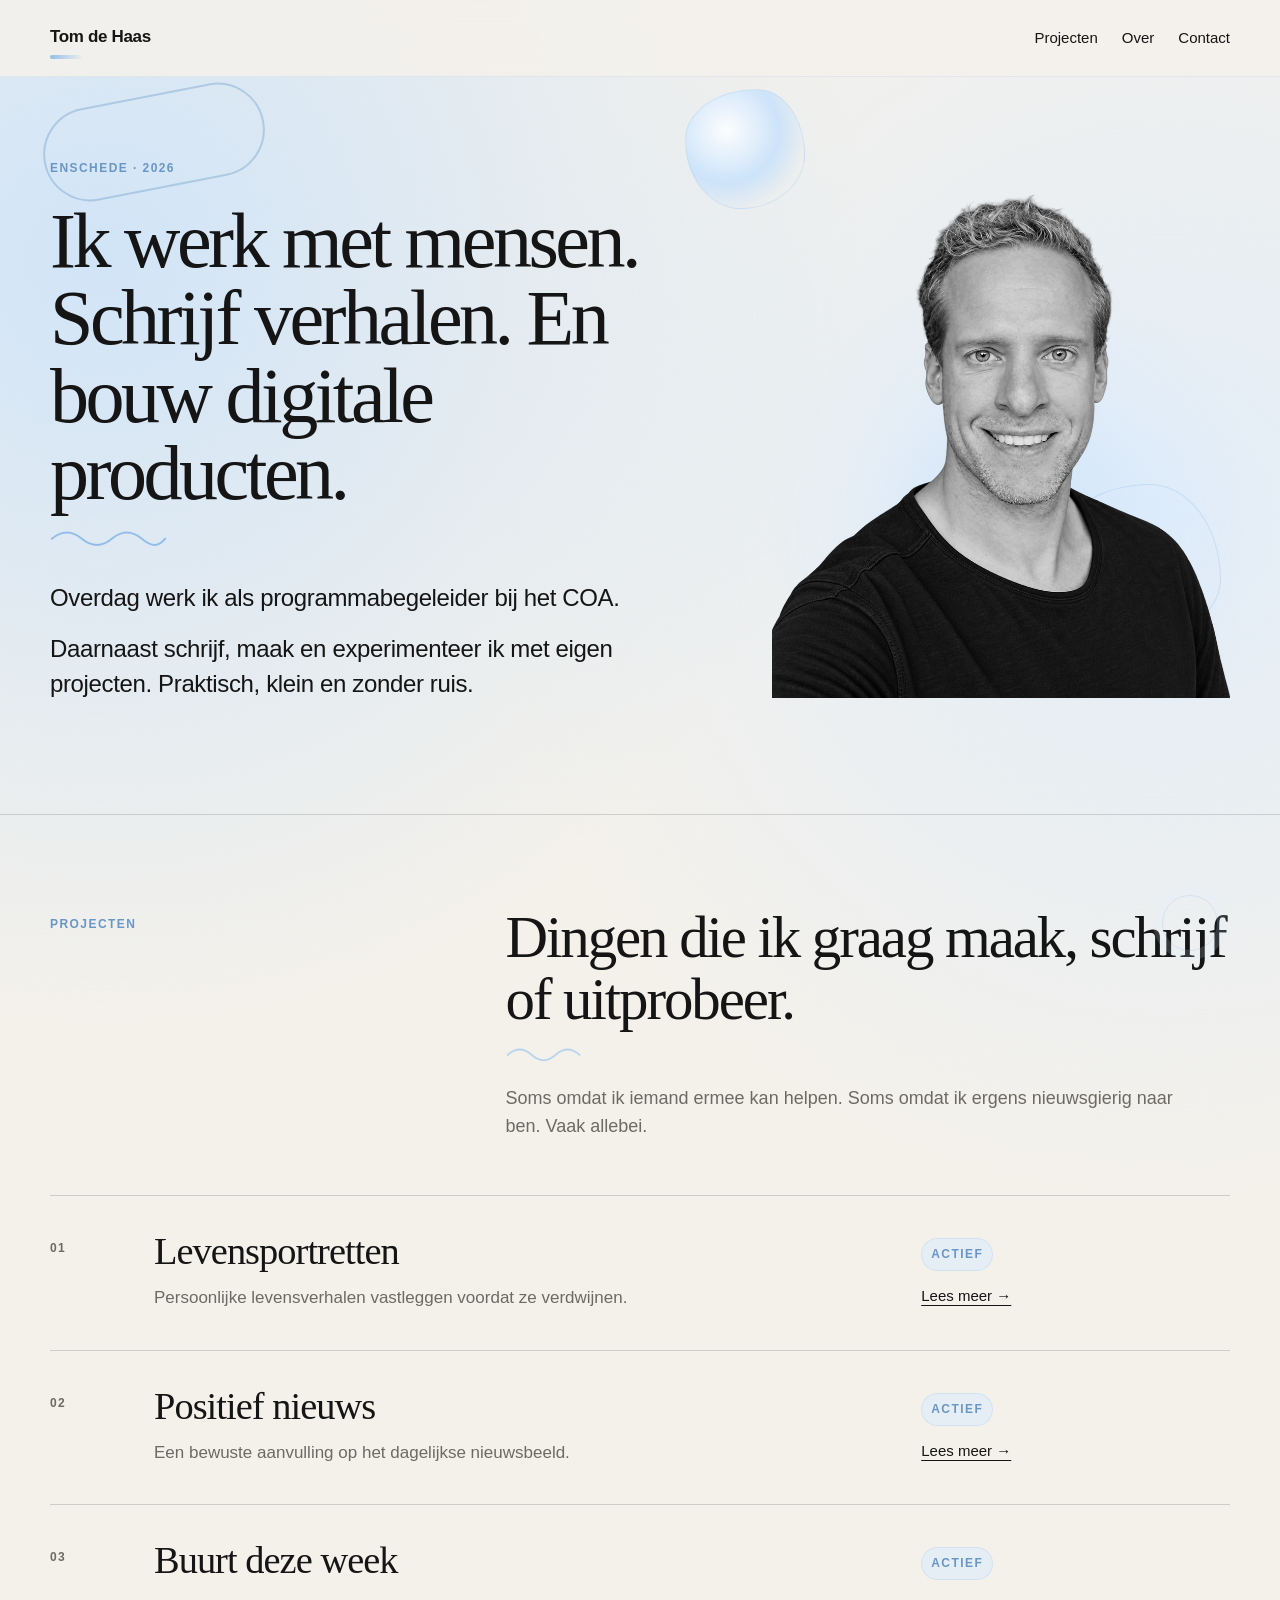
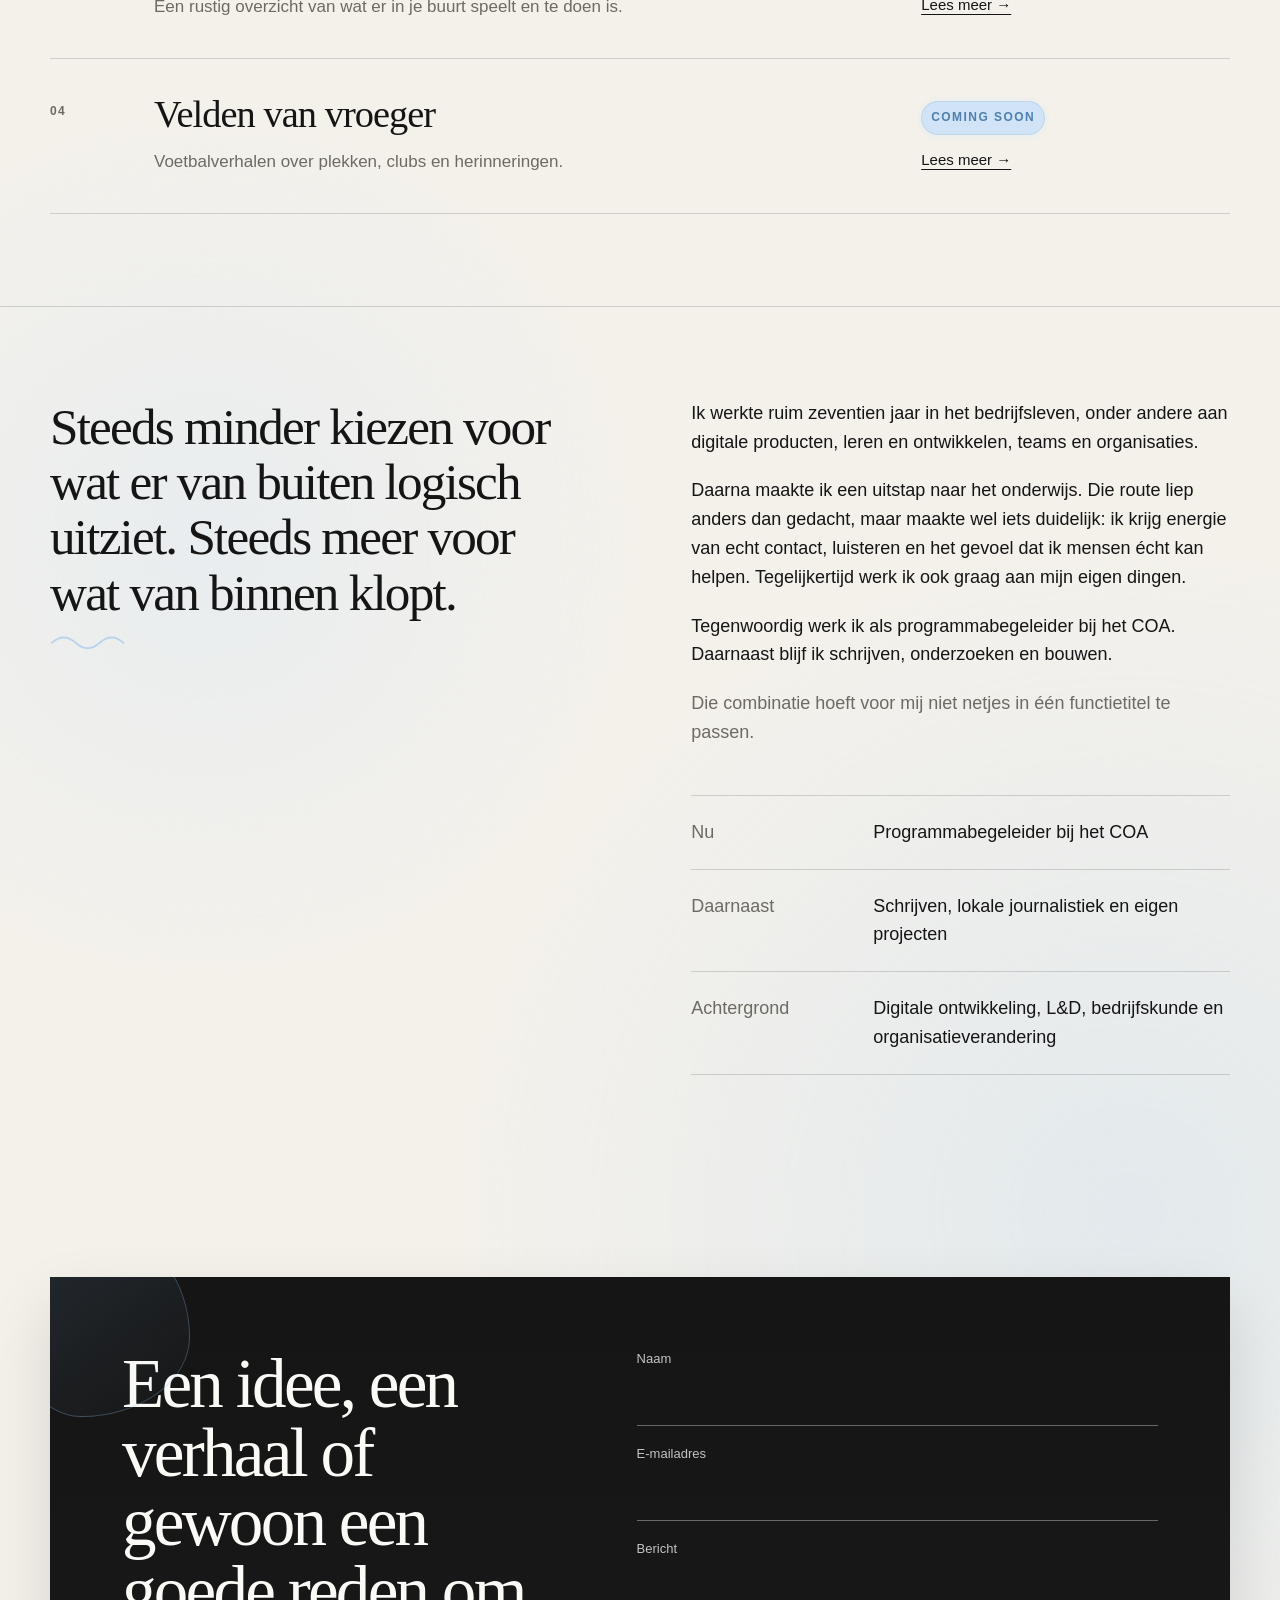
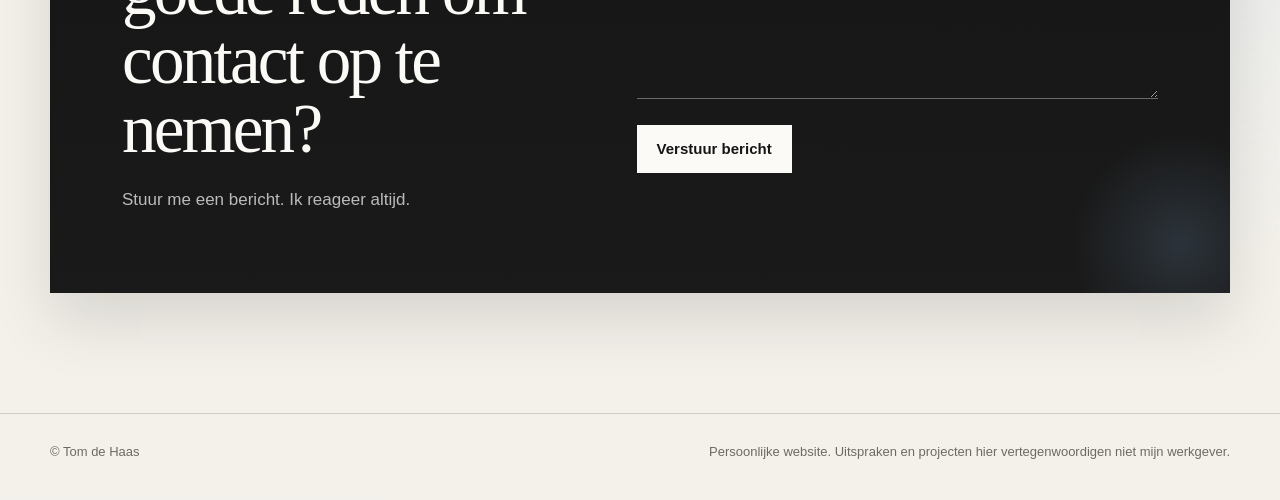
<file: index.html>
<!doctype html>
<html lang="nl">
<head>
  <meta charset="utf-8">
  <meta name="viewport" content="width=device-width, initial-scale=1">
  <title>Tom de Haas | Programmabegeleider, schrijver en maker</title>
  <meta name="description" content="Programmabegeleider bij het COA, schrijver en maker. Over mijn werk, verhalen en projecten zoals Levensportretten, Positief nieuws en Buurt deze week.">
  <link rel="canonical" href="https://tomdehaas.nl/">
  <link rel="icon" href="/favicon.svg" type="image/svg+xml">
  <link rel="icon" href="/favicon.ico" sizes="any">
  <link rel="apple-touch-icon" href="/apple-touch-icon.png">
  <meta name="robots" content="index,follow,max-image-preview:large,max-snippet:-1,max-video-preview:-1">
  <link rel="stylesheet" href="assets/style.css">
  <meta name="theme-color" content="#f4f1eb">
  <meta property="og:type" content="website">
  <meta property="og:title" content="Tom de Haas | Programmabegeleider, schrijver en maker">
  <meta property="og:description" content="Programmabegeleider bij het COA, schrijver en maker. Over mijn werk, verhalen en projecten zoals Levensportretten, Positief nieuws en Buurt deze week.">
  <meta property="og:url" content="https://tomdehaas.nl/">
  <meta property="og:site_name" content="Tom de Haas">
  <meta name="twitter:card" content="summary">
  <meta name="twitter:title" content="Tom de Haas | Programmabegeleider, schrijver en maker">
  <meta name="twitter:description" content="Programmabegeleider bij het COA, schrijver en maker. Over mijn werk, verhalen en projecten zoals Levensportretten, Positief nieuws en Buurt deze week.">
  <script type="application/ld+json">
  {
    "@context":"https://schema.org",
    "@graph":[
      {
        "@type":"WebSite",
        "@id":"https://tomdehaas.nl/#website",
        "url":"https://tomdehaas.nl/",
        "name":"Tom de Haas",
        "inLanguage":"nl-NL",
        "publisher":{"@id":"https://tomdehaas.nl/#person"}
      },
      {
        "@type":"Person",
        "@id":"https://tomdehaas.nl/#person",
        "name":"Tom de Haas",
        "url":"https://tomdehaas.nl/",
        "jobTitle":"Programmabegeleider"
      }
    ]
  }
  </script>
</head>
<body>

<header class="site-header">
  <div class="wrap nav">
    <a class="brand" href="/">Tom de Haas</a>
    <nav class="nav-links" aria-label="Hoofdnavigatie">
      <a href="/#projecten">Projecten</a>
      <a href="/#over">Over</a>
      <a href="/#contact">Contact</a>
    </nav>
  </div>
</header>

<main id="top">
  <div class="wrap hero">
    <div>
      <div class="eyebrow">Enschede · 2026</div>
      <h1>Ik werk met mensen. Schrijf verhalen. En bouw digitale producten.</h1>
      <div class="hero-copy">
        <p>Overdag werk ik als programmabegeleider bij het COA.</p>
        <p>Daarnaast schrijf, maak en experimenteer ik met eigen projecten. Praktisch, klein en zonder ruis.</p>
      </div>
    </div>

    <figure class="portrait">
      <img src="assets/tom-de-haas-vrijstaand.png" alt="Tom de Haas">
    </figure>
  </div>

  <hr class="rule">

  <section id="projecten" class="wrap">
    <div class="section-head">
      <div class="section-kicker">Projecten</div>
      <div>
        <h2 class="section-title">Dingen die ik graag maak, schrijf of uitprobeer.</h2>
        <p class="section-intro">Soms omdat ik iemand ermee kan helpen. Soms omdat ik ergens nieuwsgierig naar ben. Vaak allebei.</p>
      </div>
    </div>

    <div class="projects">
      <article class="project">
        <div class="project-number">01</div>
        <div><h3>Levensportretten</h3><p>Persoonlijke levensverhalen vastleggen voordat ze verdwijnen.</p></div>
        <div class="project-side"><span class="status">actief</span><a class="project-link" href="projecten/levensportretten/">Lees meer →</a></div>
      </article>

      <article class="project">
        <div class="project-number">02</div>
        <div><h3>Positief nieuws</h3><p>Een bewuste aanvulling op het dagelijkse nieuwsbeeld.</p></div>
        <div class="project-side"><span class="status">actief</span><a class="project-link" href="projecten/positief-nieuws/">Lees meer →</a></div>
      </article>

      <article class="project">
        <div class="project-number">03</div>
        <div><h3>Buurt deze week</h3><p>Een rustig overzicht van wat er in je buurt speelt en te doen is.</p></div>
        <div class="project-side"><span class="status">actief</span><a class="project-link" href="projecten/buurt-deze-week/">Lees meer →</a></div>
      </article>

      <article class="project">
        <div class="project-number">04</div>
        <div><h3>Velden van vroeger</h3><p>Voetbalverhalen over plekken, clubs en herinneringen.</p></div>
        <div class="project-side"><span class="status coming-soon">coming soon</span><a class="project-link" href="projecten/velden-van-vroeger/">Lees meer →</a></div>
      </article>
    </div>
  </section>

  <hr class="rule">

  <section id="over" class="wrap">
    <div class="split">
      <p class="big-copy">Steeds minder kiezen voor wat er van buiten logisch uitziet. Steeds meer voor wat van binnen klopt.</p>
      <div class="prose">
        <p>Ik werkte ruim zeventien jaar in het bedrijfsleven, onder andere aan digitale producten, leren en ontwikkelen, teams en organisaties.</p>
        <p>Daarna maakte ik een uitstap naar het onderwijs. Die route liep anders dan gedacht, maar maakte wel iets duidelijk: ik krijg energie van echt contact, luisteren en het gevoel dat ik mensen écht kan helpen. Tegelijkertijd werk ik ook graag aan mijn eigen dingen.</p>
        <p>Tegenwoordig werk ik als programmabegeleider bij het COA. Daarnaast blijf ik schrijven, onderzoeken en bouwen.</p>
        <p class="muted">Die combinatie hoeft voor mij niet netjes in één functietitel te passen.</p>
        <dl class="now-list">
          <div class="now-row"><dt>Nu</dt><dd>Programmabegeleider bij het COA</dd></div>
          <div class="now-row"><dt>Daarnaast</dt><dd>Schrijven, lokale journalistiek en eigen projecten</dd></div>
          <div class="now-row"><dt>Achtergrond</dt><dd>Digitale ontwikkeling, L&amp;D, bedrijfskunde en organisatieverandering</dd></div>
        </dl>
      </div>
    </div>
  </section>

  <section id="contact" class="wrap contact">
    <div class="contact-card">
      <div class="contact-copy">
        <h2>Een idee, een verhaal of gewoon een goede reden om contact op te nemen?</h2>
        <p>Stuur me een bericht. Ik reageer altijd.</p>
      </div>

      <form class="contact-form" id="contact-form" action="https://formspree.io/f/xdeoyrdy" method="post">
        <div class="field">
          <label for="naam">Naam</label>
          <input id="naam" name="naam" type="text" autocomplete="name" required>
        </div>

        <div class="field">
          <label for="email">E-mailadres</label>
          <input id="email" name="email" type="email" autocomplete="email" required>
        </div>

        <div class="field">
          <label for="bericht">Bericht</label>
          <textarea id="bericht" name="bericht" required></textarea>
        </div>

        <input type="hidden" name="_subject" value="Bericht via tomdehaas.nl">
        <button class="form-submit" type="submit">Verstuur bericht</button>
        
        <div id="form-status" class="form-status" role="status" aria-live="polite"></div>
      </form>
    </div>
  </section>
</main>

<footer>
  <div class="wrap footer-inner">
    <div>© Tom de Haas</div>
    <div class="footer-note">Persoonlijke website. Uitspraken en projecten hier vertegenwoordigen niet mijn werkgever.</div>
  </div>
</footer>


<script src="/assets/contact-analytics.js"></script>
<script>
  const contactForm = document.getElementById('contact-form');
  const formStatus = document.getElementById('form-status');
  let contactFormSubmitting = false;
  let contactFormSubmitted = false;

  if (contactForm) {
    contactForm.addEventListener('submit', async (event) => {
      event.preventDefault();
      if (contactFormSubmitting || contactFormSubmitted) return;
      contactFormSubmitting = true;
      window.tomContactAnalytics?.track('contact_form_submit');

      const submitButton = contactForm.querySelector('button[type="submit"]');
      const originalButtonText = submitButton.textContent;

      submitButton.disabled = true;
      submitButton.textContent = 'Bezig met versturen...';
      formStatus.className = 'form-status';
      formStatus.textContent = '';

      try {
        const response = await fetch(contactForm.action, {
          method: 'POST',
          body: new FormData(contactForm),
          headers: {
            'Accept': 'application/json'
          }
        });

        if (!response.ok) {
          throw new Error('Formspree gaf geen succesvolle response.');
        }

        contactFormSubmitted = true;
        window.tomContactAnalytics?.track('contact_form_success');
        contactForm.reset();

        // Verberg de invoervelden en knop na succesvolle verzending.
        Array.from(contactForm.children).forEach((child) => {
          if (child !== formStatus) child.hidden = true;
        });

        formStatus.className = 'form-status success';
        formStatus.innerHTML = '<strong>Dank je. Je bericht is verstuurd.</strong><br>Ik reageer altijd.';
      } catch (error) {
        contactFormSubmitting = false;
        window.tomContactAnalytics?.track('contact_form_error');
        formStatus.className = 'form-status error';
        formStatus.textContent = 'Dat ging niet goed. Probeer het nog eens.';
        submitButton.disabled = false;
        submitButton.textContent = originalButtonText;
      }
    });
  }
</script>


  <!-- Simple Analytics -->
  <script async src="https://scripts.simpleanalyticscdn.com/latest.js"></script>

</body>
</html>
</file>
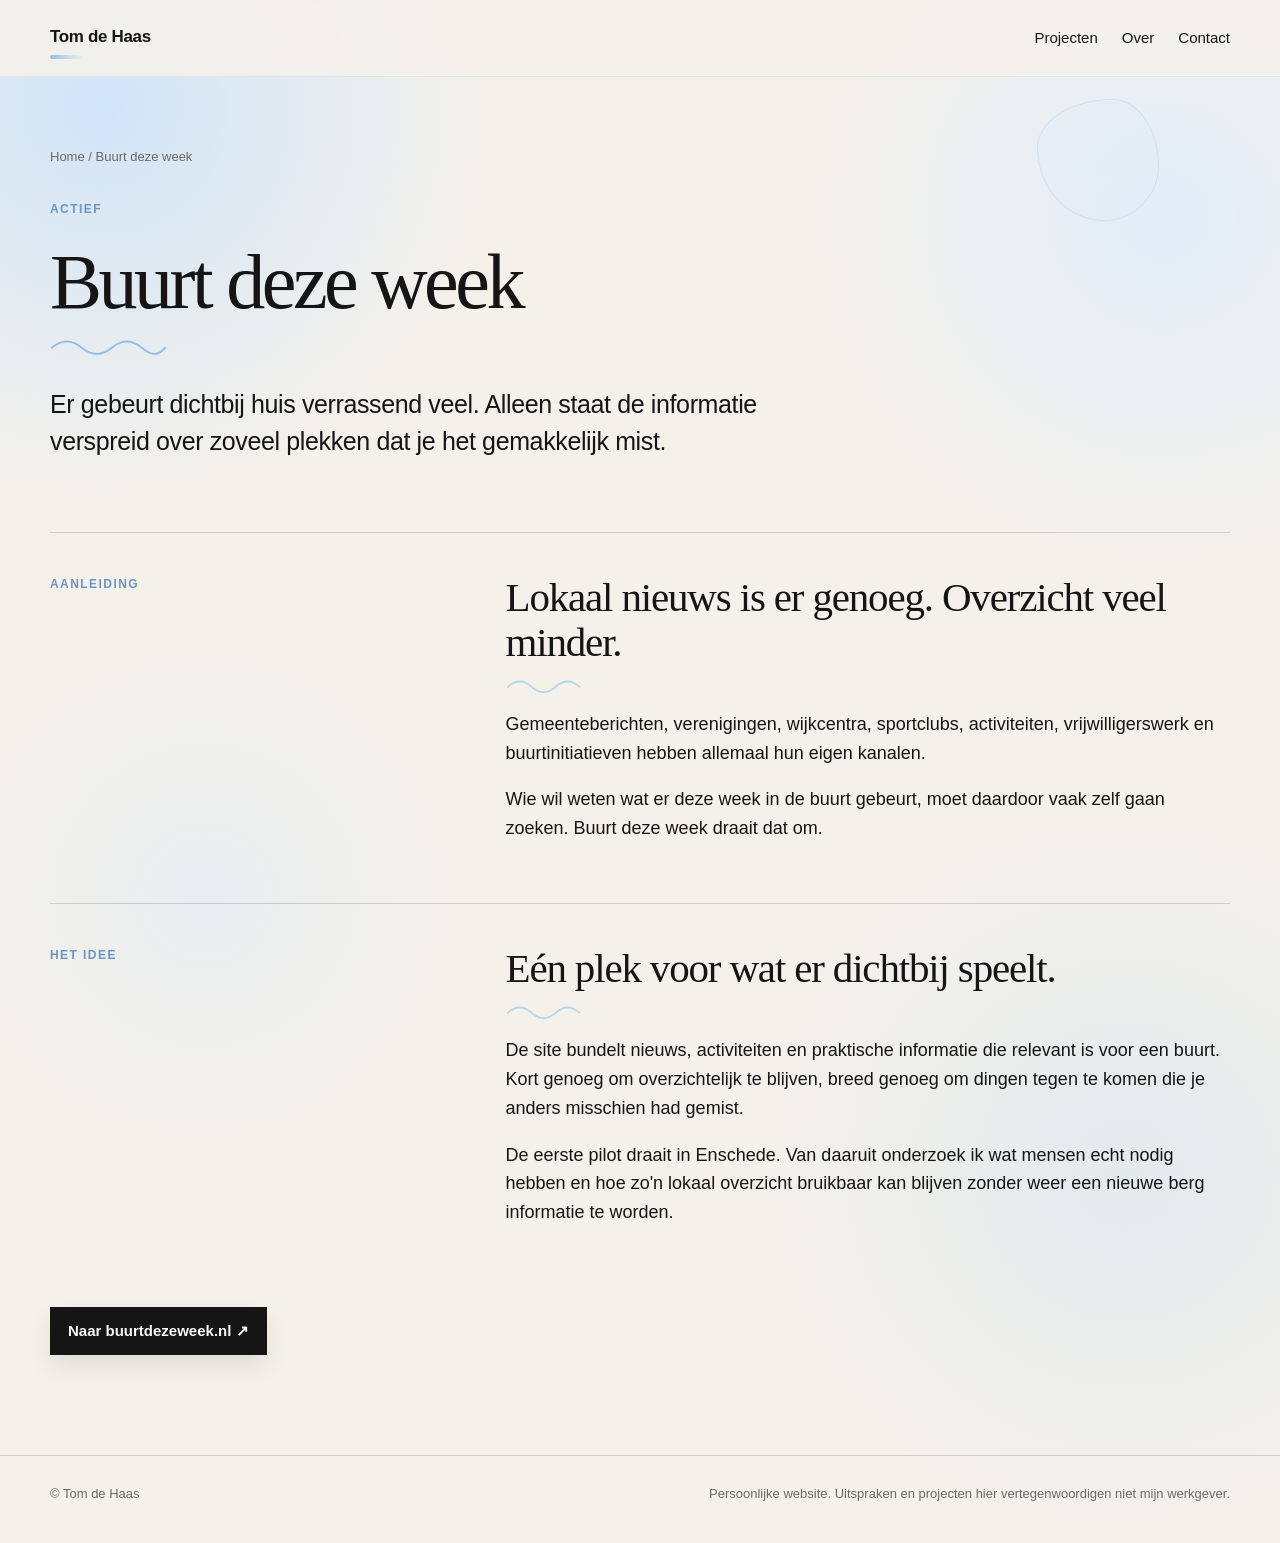
<file: projecten/buurt-deze-week/index.html>
<!doctype html>
<html lang="nl">
<head>
  <meta charset="utf-8">
  <meta name="viewport" content="width=device-width, initial-scale=1">
  <title>Buurt deze week | Lokaal nieuws overzichtelijk | Tom de Haas</title>
  <meta name="description" content="Buurt deze week brengt lokaal nieuws, activiteiten en praktische buurtinformatie samen in één rustig overzicht.">
  <link rel="canonical" href="https://tomdehaas.nl/projecten/buurt-deze-week/">
  <link rel="stylesheet" href="../../assets/style.css">
  <meta name="theme-color" content="#f4f1eb">
  <meta property="og:type" content="website">
  <meta property="og:title" content="Buurt deze week | Lokaal nieuws overzichtelijk | Tom de Haas">
  <meta property="og:description" content="Buurt deze week brengt lokaal nieuws, activiteiten en praktische buurtinformatie samen in één rustig overzicht.">
  <meta property="og:url" content="https://tomdehaas.nl/projecten/buurt-deze-week/">
  <script type="application/ld+json">
  {
    "@context":"https://schema.org",
    "@type":"CreativeWork",
    "name":"Buurt deze week",
    "url":"https://tomdehaas.nl/projecten/buurt-deze-week/",
    "creator":{"@type":"Person","name":"Tom de Haas","url":"https://tomdehaas.nl/"}
  }
  </script>
</head>
<body>

<header class="site-header">
  <div class="wrap nav">
    <a class="brand" href="../../index.html">Tom de Haas</a>
    <nav class="nav-links" aria-label="Hoofdnavigatie">
      <a href="../../index.html#projecten">Projecten</a>
      <a href="../../index.html#over">Over</a>
      <a href="../../index.html#contact">Contact</a>
    </nav>
  </div>
</header>

<main>
  <div class="wrap project-hero">
    <div class="breadcrumb"><a href="../../index.html">Home</a> / Buurt deze week</div>
    <div class="eyebrow">actief</div>
    <h1>Buurt deze week</h1>
    <p class="project-lead">Er gebeurt dichtbij huis verrassend veel. Alleen staat de informatie verspreid over zoveel plekken dat je het gemakkelijk mist.</p>
  </div>

  
<section class="wrap detail-row">
  <div class="detail-label">Aanleiding</div>
  <div class="detail-body">
    <h2>Lokaal nieuws is er genoeg. Overzicht veel minder.</h2>
    <p>Gemeenteberichten, verenigingen, wijkcentra, sportclubs, activiteiten, vrijwilligerswerk en buurtinitiatieven hebben allemaal hun eigen kanalen.</p><p>Wie wil weten wat er deze week in de buurt gebeurt, moet daardoor vaak zelf gaan zoeken. Buurt deze week draait dat om.</p>
  </div>
</section>

<section class="wrap detail-row">
  <div class="detail-label">Het idee</div>
  <div class="detail-body">
    <h2>Eén plek voor wat er dichtbij speelt.</h2>
    <p>De site bundelt nieuws, activiteiten en praktische informatie die relevant is voor een buurt. Kort genoeg om overzichtelijk te blijven, breed genoeg om dingen tegen te komen die je anders misschien had gemist.</p><p>De eerste pilot draait in Enschede. Van daaruit onderzoek ik wat mensen echt nodig hebben en hoe zo'n lokaal overzicht bruikbaar kan blijven zonder weer een nieuwe berg informatie te worden.</p>
  </div>
</section>


  <section class='wrap' style='padding-top:0;padding-bottom:100px'><a class="external-cta" href="https://buurtdezeweek.nl/" target="_blank" rel="noopener">Naar buurtdezeweek.nl ↗</a></section>
</main>

<footer>
  <div class="wrap footer-inner">
    <div>© Tom de Haas</div>
    <div class="footer-note">Persoonlijke website. Uitspraken en projecten hier vertegenwoordigen niet mijn werkgever.</div>
  </div>
</footer>


  <!-- Simple Analytics -->
  <script src="/assets/contact-analytics.js"></script>
  <script async src="https://scripts.simpleanalyticscdn.com/latest.js"></script>

</body>
</html>
</file>
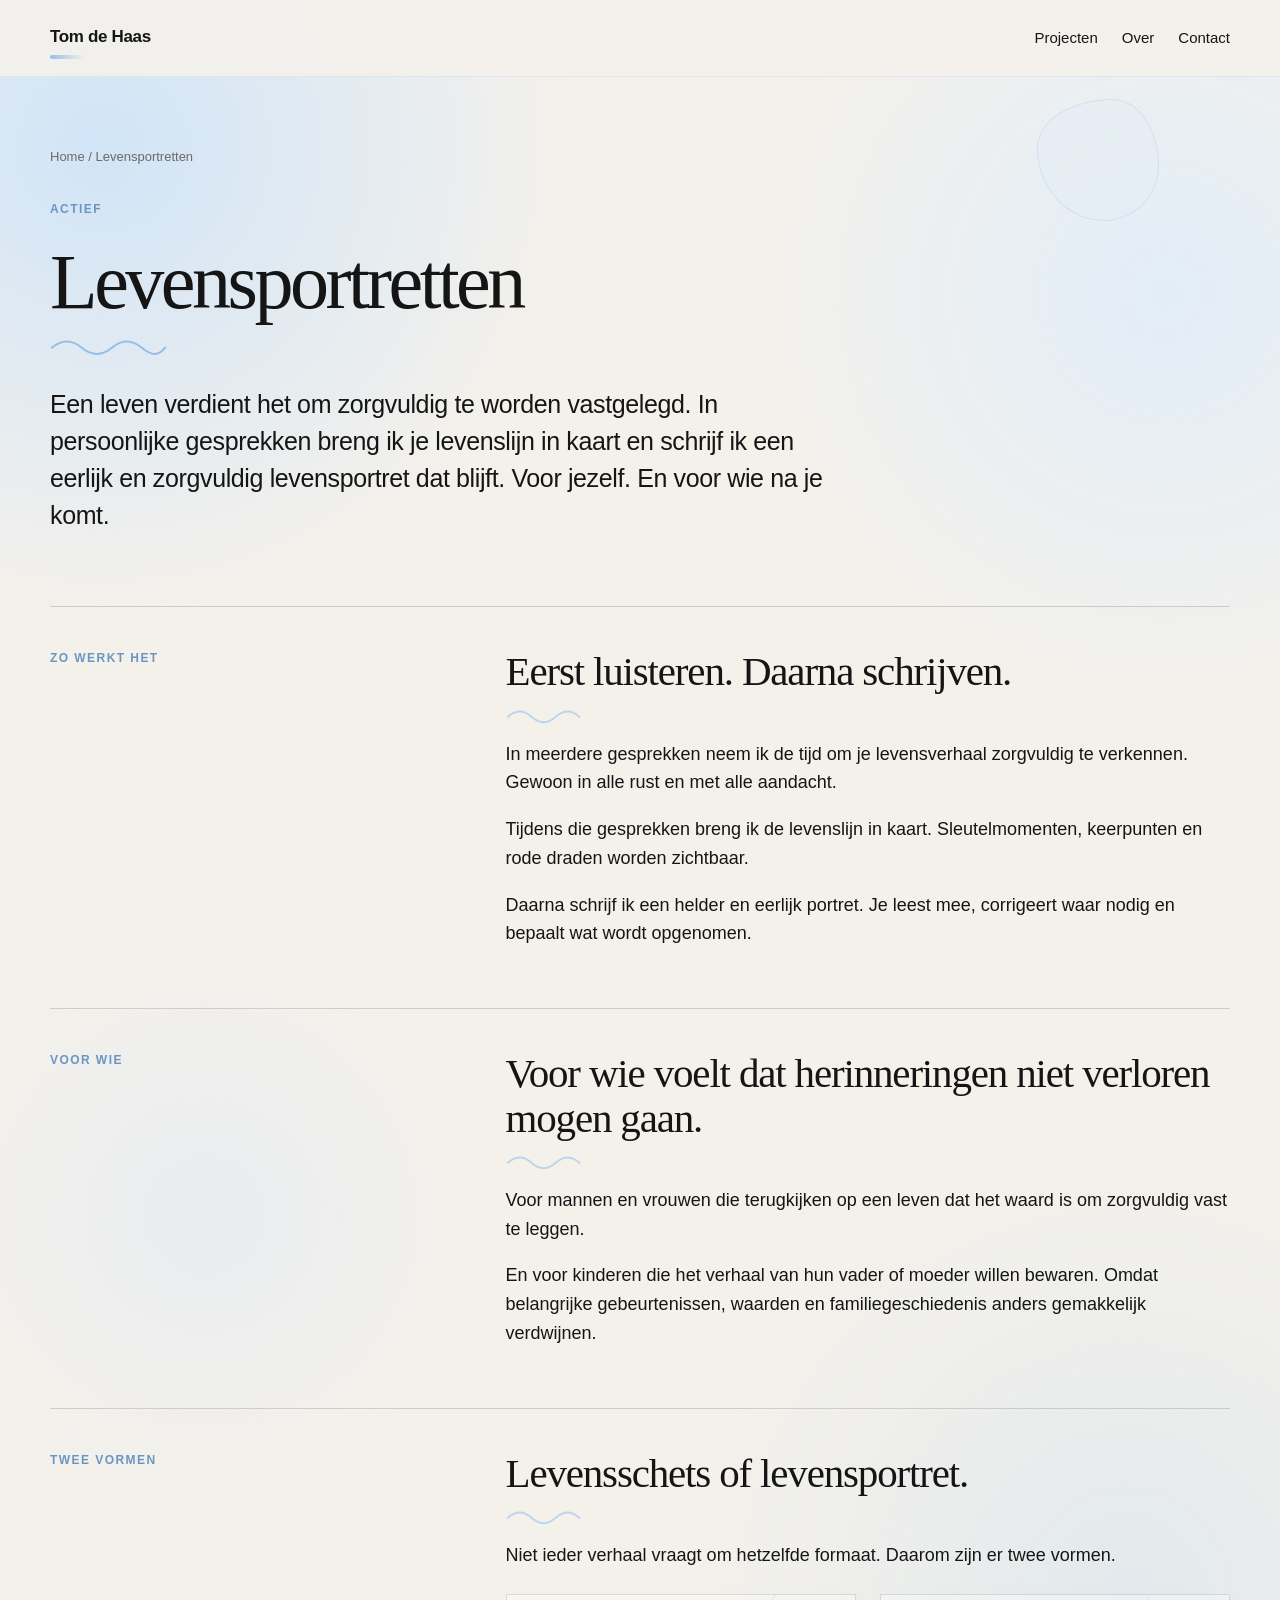
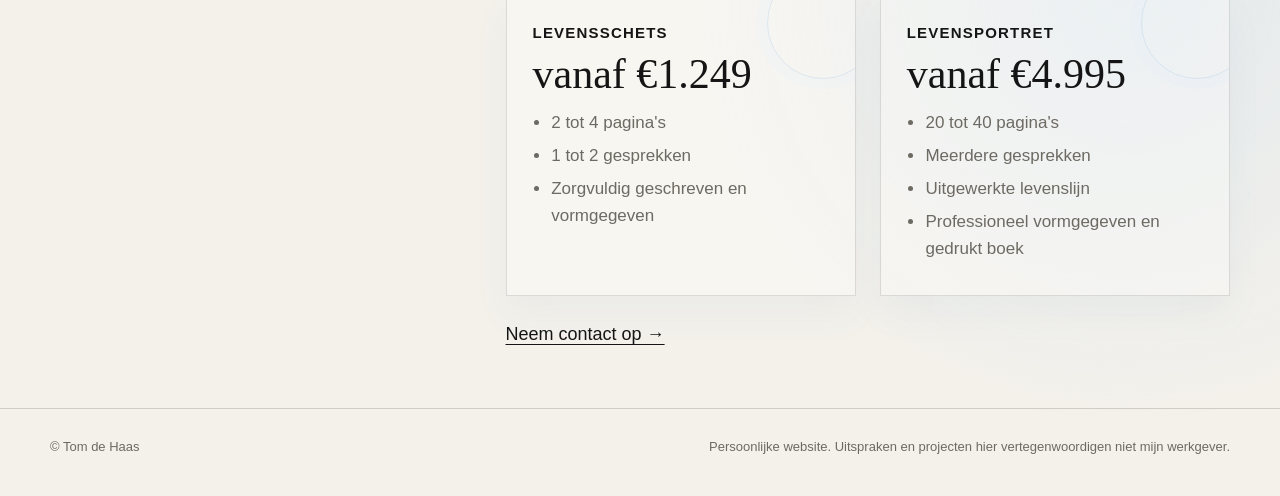
<file: projecten/levensportretten/index.html>
<!doctype html>
<html lang="nl">
<head>
  <meta charset="utf-8">
  <meta name="viewport" content="width=device-width, initial-scale=1">
  <title>Levensverhaal laten schrijven | Levensportretten | Tom de Haas</title>
  <meta name="description" content="Laat een persoonlijk levensverhaal vastleggen in een levensportret. Zorgvuldig geschreven op basis van gesprekken, voor jezelf en voor later.">
  <link rel="canonical" href="https://tomdehaas.nl/projecten/levensportretten/">
  <link rel="stylesheet" href="../../assets/style.css">
  <meta name="theme-color" content="#f4f1eb">
  <meta property="og:type" content="website">
  <meta property="og:title" content="Levensverhaal laten schrijven | Levensportretten | Tom de Haas">
  <meta property="og:description" content="Laat een persoonlijk levensverhaal vastleggen in een levensportret. Zorgvuldig geschreven op basis van gesprekken, voor jezelf en voor later.">
  <meta property="og:url" content="https://tomdehaas.nl/projecten/levensportretten/">
  <script type="application/ld+json">
  {
    "@context":"https://schema.org",
    "@type":"Service",
    "name":"Levensportretten",
    "url":"https://tomdehaas.nl/projecten/levensportretten/",
    "creator":{"@type":"Person","name":"Tom de Haas","url":"https://tomdehaas.nl/"}
  }
  </script>
</head>
<body>

<header class="site-header">
  <div class="wrap nav">
    <a class="brand" href="../../index.html">Tom de Haas</a>
    <nav class="nav-links" aria-label="Hoofdnavigatie">
      <a href="../../index.html#projecten">Projecten</a>
      <a href="../../index.html#over">Over</a>
      <a href="../../index.html#contact">Contact</a>
    </nav>
  </div>
</header>

<main>
  <div class="wrap project-hero">
    <div class="breadcrumb"><a href="../../index.html">Home</a> / Levensportretten</div>
    <div class="eyebrow">actief</div>
    <h1>Levensportretten</h1>
    <p class="project-lead">Een leven verdient het om zorgvuldig te worden vastgelegd. In persoonlijke gesprekken breng ik je levenslijn in kaart en schrijf ik een eerlijk en zorgvuldig levensportret dat blijft. Voor jezelf. En voor wie na je komt.</p>
  </div>

  
<section class="wrap detail-row">
  <div class="detail-label">Zo werkt het</div>
  <div class="detail-body">
    <h2>Eerst luisteren. Daarna schrijven.</h2>
    <p>In meerdere gesprekken neem ik de tijd om je levensverhaal zorgvuldig te verkennen. Gewoon in alle rust en met alle aandacht.</p><p>Tijdens die gesprekken breng ik de levenslijn in kaart. Sleutelmomenten, keerpunten en rode draden worden zichtbaar.</p><p>Daarna schrijf ik een helder en eerlijk portret. Je leest mee, corrigeert waar nodig en bepaalt wat wordt opgenomen.</p>
  </div>
</section>

<section class="wrap detail-row">
  <div class="detail-label">Voor wie</div>
  <div class="detail-body">
    <h2>Voor wie voelt dat herinneringen niet verloren mogen gaan.</h2>
    <p>Voor mannen en vrouwen die terugkijken op een leven dat het waard is om zorgvuldig vast te leggen.</p><p>En voor kinderen die het verhaal van hun vader of moeder willen bewaren. Omdat belangrijke gebeurtenissen, waarden en familiegeschiedenis anders gemakkelijk verdwijnen.</p>
  </div>
</section>

<section class="wrap detail-row">
  <div class="detail-label">Twee vormen</div>
  <div class="detail-body">
    <h2>Levensschets of levensportret.</h2>
    <p>Niet ieder verhaal vraagt om hetzelfde formaat. Daarom zijn er twee vormen.</p>
         <div class="offer-grid">
           <div class="offer">
             <h3>Levensschets</h3>
             <div class="price">vanaf €1.249</div>
             <ul>
               <li>2 tot 4 pagina's</li>
               <li>1 tot 2 gesprekken</li>
               <li>Zorgvuldig geschreven en vormgegeven</li>
             </ul>
           </div>
           <div class="offer">
             <h3>Levensportret</h3>
             <div class="price">vanaf €4.995</div>
             <ul>
               <li>20 tot 40 pagina's</li>
               <li>Meerdere gesprekken</li>
               <li>Uitgewerkte levenslijn</li>
               <li>Professioneel vormgegeven en gedrukt boek</li>
             </ul>
           </div>
         </div>
         <p style="margin-top:24px"><a href="../../index.html#contact">Neem contact op →</a></p>
  </div>
</section>


  
</main>

<footer>
  <div class="wrap footer-inner">
    <div>© Tom de Haas</div>
    <div class="footer-note">Persoonlijke website. Uitspraken en projecten hier vertegenwoordigen niet mijn werkgever.</div>
  </div>
</footer>


  <!-- Simple Analytics -->
  <script src="/assets/contact-analytics.js"></script>
  <script async src="https://scripts.simpleanalyticscdn.com/latest.js"></script>

</body>
</html>
</file>
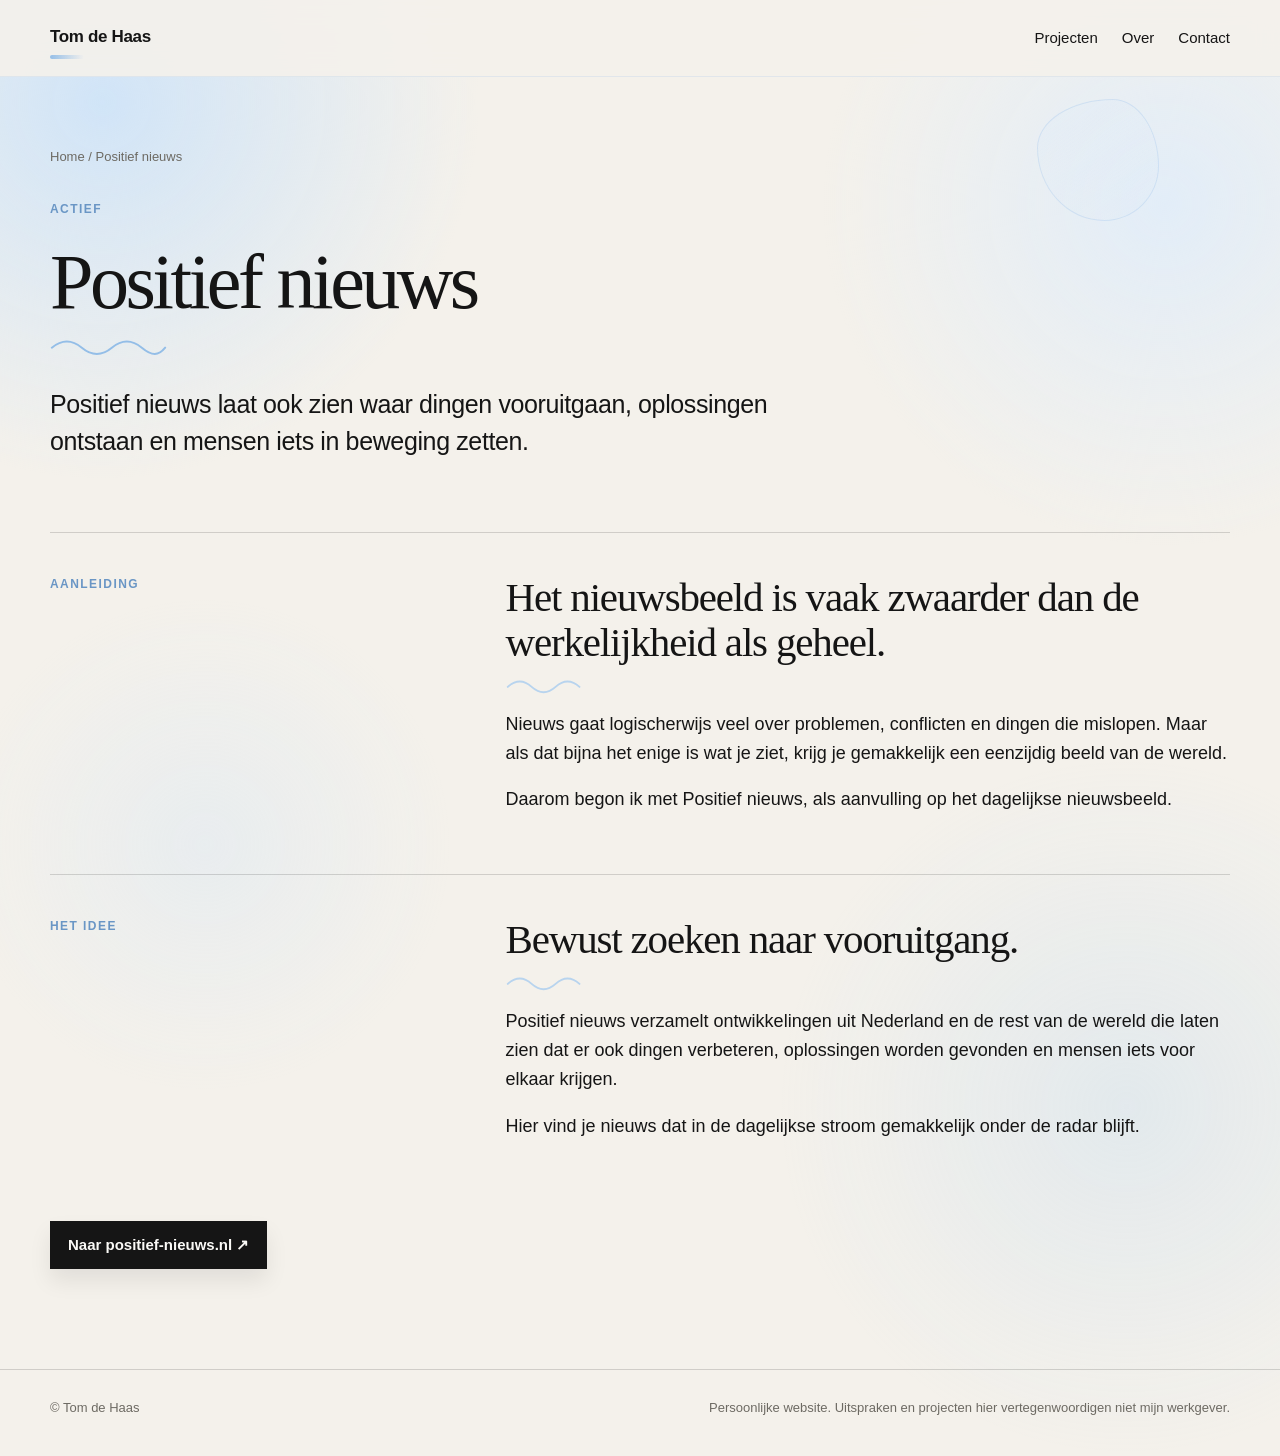
<file: projecten/positief-nieuws/index.html>
<!doctype html>
<html lang="nl">
<head>
  <meta charset="utf-8">
  <meta name="viewport" content="width=device-width, initial-scale=1">
  <title>Positief nieuws | Waarom ik dit project maak | Tom de Haas</title>
  <meta name="description" content="Positief nieuws is een project dat bewust zoekt naar vooruitgang, oplossingen en ontwikkelingen die in het dagelijkse nieuwsbeeld makkelijk verdwijnen.">
  <link rel="canonical" href="https://tomdehaas.nl/projecten/positief-nieuws/">
  <link rel="stylesheet" href="../../assets/style.css">
  <meta name="theme-color" content="#f4f1eb">
  <meta property="og:type" content="website">
  <meta property="og:title" content="Positief nieuws | Waarom ik dit project maak | Tom de Haas">
  <meta property="og:description" content="Positief nieuws is een project dat bewust zoekt naar vooruitgang, oplossingen en ontwikkelingen die in het dagelijkse nieuwsbeeld makkelijk verdwijnen.">
  <meta property="og:url" content="https://tomdehaas.nl/projecten/positief-nieuws/">
  <script type="application/ld+json">
  {
    "@context":"https://schema.org",
    "@type":"CreativeWork",
    "name":"Positief nieuws",
    "url":"https://tomdehaas.nl/projecten/positief-nieuws/",
    "creator":{"@type":"Person","name":"Tom de Haas","url":"https://tomdehaas.nl/"}
  }
  </script>
</head>
<body>

<header class="site-header">
  <div class="wrap nav">
    <a class="brand" href="../../index.html">Tom de Haas</a>
    <nav class="nav-links" aria-label="Hoofdnavigatie">
      <a href="../../index.html#projecten">Projecten</a>
      <a href="../../index.html#over">Over</a>
      <a href="../../index.html#contact">Contact</a>
    </nav>
  </div>
</header>

<main>
  <div class="wrap project-hero">
    <div class="breadcrumb"><a href="../../index.html">Home</a> / Positief nieuws</div>
    <div class="eyebrow">actief</div>
    <h1>Positief nieuws</h1>
    <p class="project-lead">Positief nieuws laat ook zien waar dingen vooruitgaan, oplossingen ontstaan en mensen iets in beweging zetten.</p>
  </div>

  
<section class="wrap detail-row">
  <div class="detail-label">Aanleiding</div>
  <div class="detail-body">
    <h2>Het nieuwsbeeld is vaak zwaarder dan de werkelijkheid als geheel.</h2>
    <p>Nieuws gaat logischerwijs veel over problemen, conflicten en dingen die mislopen. Maar als dat bijna het enige is wat je ziet, krijg je gemakkelijk een eenzijdig beeld van de wereld.</p><p>Daarom begon ik met Positief nieuws, als aanvulling op het dagelijkse nieuwsbeeld.</p>
  </div>
</section>

<section class="wrap detail-row">
  <div class="detail-label">Het idee</div>
  <div class="detail-body">
    <h2>Bewust zoeken naar vooruitgang.</h2>
    <p>Positief nieuws verzamelt ontwikkelingen uit Nederland en de rest van de wereld die laten zien dat er ook dingen verbeteren, oplossingen worden gevonden en mensen iets voor elkaar krijgen.</p><p>Hier vind je nieuws dat in de dagelijkse stroom gemakkelijk onder de radar blijft.</p>
  </div>
</section>


  <section class='wrap' style='padding-top:0;padding-bottom:100px'><a class="external-cta" href="https://positief-nieuws.nl/" target="_blank" rel="noopener">Naar positief-nieuws.nl ↗</a></section>
</main>

<footer>
  <div class="wrap footer-inner">
    <div>© Tom de Haas</div>
    <div class="footer-note">Persoonlijke website. Uitspraken en projecten hier vertegenwoordigen niet mijn werkgever.</div>
  </div>
</footer>


  <!-- Simple Analytics -->
  <script src="/assets/contact-analytics.js"></script>
  <script async src="https://scripts.simpleanalyticscdn.com/latest.js"></script>

</body>
</html>
</file>
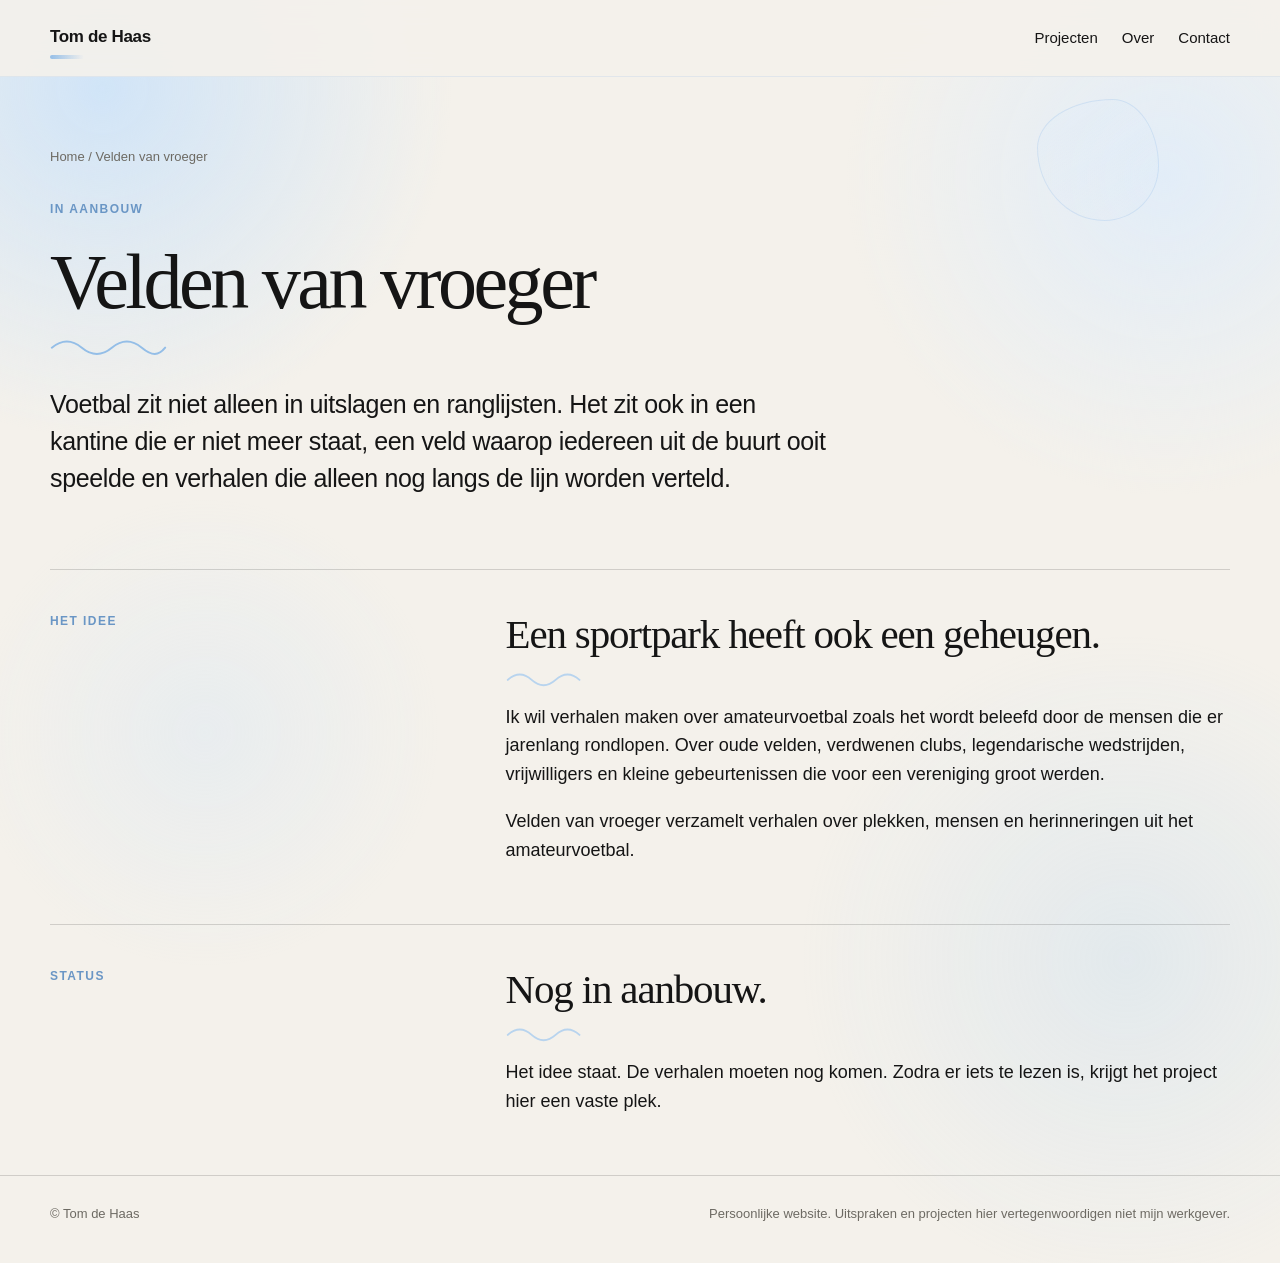
<file: projecten/velden-van-vroeger/index.html>
<!doctype html>
<html lang="nl">
<head>
  <meta charset="utf-8">
  <meta name="viewport" content="width=device-width, initial-scale=1">
  <title>Velden van vroeger | Verhalen over amateurvoetbal | Tom de Haas</title>
  <meta name="description" content="Velden van vroeger is een project in ontwikkeling met verhalen over amateurvoetbal, oude sportparken, clubs, spelers en herinneringen langs de lijn.">
  <link rel="canonical" href="https://tomdehaas.nl/projecten/velden-van-vroeger/">
  <link rel="stylesheet" href="../../assets/style.css">
  <meta name="theme-color" content="#f4f1eb">
  <meta property="og:type" content="website">
  <meta property="og:title" content="Velden van vroeger | Verhalen over amateurvoetbal | Tom de Haas">
  <meta property="og:description" content="Velden van vroeger is een project in ontwikkeling met verhalen over amateurvoetbal, oude sportparken, clubs, spelers en herinneringen langs de lijn.">
  <meta property="og:url" content="https://tomdehaas.nl/projecten/velden-van-vroeger/">
  <script type="application/ld+json">
  {
    "@context":"https://schema.org",
    "@type":"CreativeWork",
    "name":"Velden van vroeger",
    "url":"https://tomdehaas.nl/projecten/velden-van-vroeger/",
    "creator":{"@type":"Person","name":"Tom de Haas","url":"https://tomdehaas.nl/"}
  }
  </script>
</head>
<body>

<header class="site-header">
  <div class="wrap nav">
    <a class="brand" href="../../index.html">Tom de Haas</a>
    <nav class="nav-links" aria-label="Hoofdnavigatie">
      <a href="../../index.html#projecten">Projecten</a>
      <a href="../../index.html#over">Over</a>
      <a href="../../index.html#contact">Contact</a>
    </nav>
  </div>
</header>

<main>
  <div class="wrap project-hero">
    <div class="breadcrumb"><a href="../../index.html">Home</a> / Velden van vroeger</div>
    <div class="eyebrow">in aanbouw</div>
    <h1>Velden van vroeger</h1>
    <p class="project-lead">Voetbal zit niet alleen in uitslagen en ranglijsten. Het zit ook in een kantine die er niet meer staat, een veld waarop iedereen uit de buurt ooit speelde en verhalen die alleen nog langs de lijn worden verteld.</p>
  </div>

  
<section class="wrap detail-row">
  <div class="detail-label">Het idee</div>
  <div class="detail-body">
    <h2>Een sportpark heeft ook een geheugen.</h2>
    <p>Ik wil verhalen maken over amateurvoetbal zoals het wordt beleefd door de mensen die er jarenlang rondlopen. Over oude velden, verdwenen clubs, legendarische wedstrijden, vrijwilligers en kleine gebeurtenissen die voor een vereniging groot werden.</p><p>Velden van vroeger verzamelt verhalen over plekken, mensen en herinneringen uit het amateurvoetbal.</p>
  </div>
</section>

<section class="wrap detail-row">
  <div class="detail-label">Status</div>
  <div class="detail-body">
    <h2>Nog in aanbouw.</h2>
    <p>Het idee staat. De verhalen moeten nog komen. Zodra er iets te lezen is, krijgt het project hier een vaste plek.</p>
  </div>
</section>


  
</main>

<footer>
  <div class="wrap footer-inner">
    <div>© Tom de Haas</div>
    <div class="footer-note">Persoonlijke website. Uitspraken en projecten hier vertegenwoordigen niet mijn werkgever.</div>
  </div>
</footer>


  <!-- Simple Analytics -->
  <script src="/assets/contact-analytics.js"></script>
  <script async src="https://scripts.simpleanalyticscdn.com/latest.js"></script>

</body>
</html>
</file>
<file: assets/style.css>
:root {
  --bg:#f4f1eb;
  --paper:#fbfaf7;
  --ink:#151515;
  --muted:#6d6a63;
  --line:rgba(21,21,21,.16);
  --accent:#315c4d;
  --sky:#d9ebff;
  --sky-soft:rgba(217,235,255,.58);
  --sky-line:rgba(133,181,232,.42);
  --sky-ink:#6a96c5;
  --sky-strong:#8bb9e7;
  --shadow:rgba(92,128,170,.10);
  --max:1180px;
  --serif:Georgia,"Times New Roman",serif;
  --sans:Inter,ui-sans-serif,-apple-system,BlinkMacSystemFont,"Segoe UI",Helvetica,Arial,sans-serif;
}
*{box-sizing:border-box}
html{scroll-behavior:smooth;background:var(--bg)}
body{
  margin:0;
  color:var(--ink);
  background:
    radial-gradient(circle at 10% 7%, rgba(217,235,255,.52), transparent 20%),
    radial-gradient(circle at 88% 14%, rgba(217,235,255,.34), transparent 16%),
    radial-gradient(circle at 82% 58%, rgba(217,235,255,.18), transparent 20%),
    var(--bg);
  font-family:var(--sans);
  font-size:17px;
  line-height:1.6;
  -webkit-font-smoothing:antialiased
}
::selection{background:var(--sky-soft)}
a{color:inherit;text-decoration-thickness:1px;text-underline-offset:4px;transition:color .22s ease}
a:hover{color:var(--sky-ink)}
.wrap{width:min(var(--max),calc(100% - 48px));margin:0 auto}
.site-header{
  position:sticky;
  top:0;
  z-index:30;
  background:color-mix(in srgb,var(--bg) 90%,transparent);
  backdrop-filter:blur(14px);
  border-bottom:1px solid rgba(139,185,231,.18)
}
.nav{min-height:76px;display:flex;align-items:center;justify-content:space-between;gap:28px}
.brand{
  font-weight:700;
  letter-spacing:-.02em;
  text-decoration:none;
  position:relative;
  padding-bottom:2px
}
.brand::after{
  content:"";
  position:absolute;
  left:0;
  bottom:-6px;
  width:34px;
  height:4px;
  border-radius:999px;
  background:linear-gradient(90deg,var(--sky-strong),rgba(139,185,231,0));
  opacity:.9
}
.nav-links{display:flex;gap:24px;font-size:15px}
.nav-links a{text-decoration:none;position:relative}
.nav-links a::after{
  content:"";
  position:absolute;
  left:0;
  right:100%;
  bottom:-6px;
  height:2px;
  border-radius:999px;
  background:var(--sky-strong);
  transition:right .22s ease
}
.nav-links a:hover::after{right:0}
.eyebrow,.section-kicker,.project-number,.status,.detail-label{
  text-transform:uppercase;letter-spacing:.12em;font-size:12px;font-weight:700
}
.eyebrow,.section-kicker,.status,.detail-label{color:var(--sky-ink)}
.rule{border:0;border-top:1px solid var(--line);margin:0}

/* Home */
.hero{
  padding:82px 0 96px;
  display:grid;
  grid-template-columns:minmax(0,1.16fr) minmax(300px,.84fr);
  gap:clamp(48px,7vw,100px);
  align-items:center;
  position:relative
}
.hero::before{
  content:"";
  position:absolute;
  left:-8px;
  top:18px;
  width:176px;
  height:74px;
  border:1px solid rgba(139,185,231,.42);
  border-radius:999px;
  transform:rotate(-11deg);
  pointer-events:none;
  animation:floatRing 12s ease-in-out infinite
}
.hero::after{
  content:"";
  position:absolute;
  right:36%;
  top:12px;
  width:92px;
  height:92px;
  border-radius:60% 40% 54% 46% / 42% 55% 45% 58%;
  background:radial-gradient(circle at 35% 35%, rgba(255,255,255,.7), rgba(217,235,255,.7) 45%, rgba(217,235,255,0) 72%);
  border:1px solid rgba(139,185,231,.22);
  pointer-events:none;
  animation:softBlob 14s ease-in-out infinite
}
.eyebrow{margin-bottom:24px}
h1{
  margin:0;
  max-width:850px;
  font-family:var(--serif);
  font-size:clamp(48px,6.1vw,88px);
  line-height:.99;
  font-weight:400;
  letter-spacing:-.045em;
  position:relative
}
h1::after{
  content:"";
  display:block;
  width:136px;
  height:20px;
  margin-top:16px;
  background-image:url("data:image/svg+xml,%3Csvg width='140' height='24' viewBox='0 0 140 24' xmlns='http://www.w3.org/2000/svg'%3E%3Cpath d='M2 14c12-10 24-10 36 0s24 10 36 0 24-10 36 0 20 10 28 0' fill='none' stroke='%238bb9e7' stroke-width='2.4' stroke-linecap='round'/%3E%3C/svg%3E");
  background-repeat:no-repeat;
  background-size:contain;
  opacity:.9
}
.hero-copy{max-width:675px;margin-top:34px;font-size:clamp(19px,2vw,24px);line-height:1.45;letter-spacing:-.015em}
.hero-copy p{margin:0 0 16px}
.portrait{
  margin:0;
  min-height:520px;
  display:flex;
  justify-content:center;
  align-items:flex-end;
  position:relative
}
.portrait::before{
  content:"";
  position:absolute;
  inset:auto 6% 8% 6%;
  height:72%;
  background:radial-gradient(ellipse at center,rgba(21,21,21,.08),rgba(21,21,21,0) 72%);
  filter:blur(28px)
}
.portrait::after{
  content:"";
  position:absolute;
  right:2%;
  bottom:10%;
  width:160px;
  height:160px;
  border:1px solid rgba(139,185,231,.3);
  border-radius:56% 44% 64% 36% / 38% 59% 41% 62%;
  background:linear-gradient(145deg, rgba(217,235,255,.28), rgba(217,235,255,0));
  pointer-events:none;
  animation:drift 16s ease-in-out infinite
}
.portrait img{
  position:relative;
  width:min(100%,470px);
  max-height:590px;
  display:block;
  object-fit:contain;
  filter:grayscale(100%) contrast(1.03);
  z-index:1
}
section{padding:92px 0}
.section-head{
  display:grid;
  grid-template-columns:.72fr 1.28fr;
  gap:48px;
  margin-bottom:54px;
  position:relative
}
.section-head::after{
  content:"";
  position:absolute;
  right:12px;
  top:-12px;
  width:54px;
  height:54px;
  border:1px solid rgba(139,185,231,.26);
  border-radius:50%;
  box-shadow:0 0 0 9px rgba(217,235,255,.16);
  animation:slowPulse 10s ease-in-out infinite
}
.section-kicker{padding-top:8px}
.section-title{
  margin:0;
  max-width:760px;
  font-family:var(--serif);
  font-size:clamp(38px,4.6vw,62px);
  font-weight:400;
  line-height:1.06;
  letter-spacing:-.035em
}
.section-title::after,
.big-copy::after,
.detail-body h2::after{
  content:"";
  display:block;
  width:88px;
  height:16px;
  margin-top:14px;
  background-image:url("data:image/svg+xml,%3Csvg width='96' height='18' viewBox='0 0 96 18' xmlns='http://www.w3.org/2000/svg'%3E%3Cpath d='M2 10c9-8 18-8 27 0 9 8 18 8 27 0 9-8 18-8 27 0' fill='none' stroke='%23b2d1ef' stroke-width='2.2' stroke-linecap='round'/%3E%3C/svg%3E");
  background-repeat:no-repeat;
  background-size:contain;
  opacity:.9
}
.section-intro{max-width:680px;margin:22px 0 0;color:var(--muted);font-size:18px}
.projects{border-top:1px solid var(--line)}
.project{
  display:grid;
  grid-template-columns:72px minmax(0,1fr) minmax(170px,.42fr);
  gap:32px;
  padding:34px 0 38px;
  border-bottom:1px solid var(--line);
  align-items:start;
  position:relative;
  transition:transform .22s ease, background-color .22s ease, border-color .22s ease
}
.project::after{
  content:"";
  position:absolute;
  left:72px;
  right:0;
  bottom:-1px;
  height:1px;
  background:linear-gradient(90deg, rgba(139,185,231,.6), rgba(139,185,231,0));
  opacity:0;
  transition:opacity .22s ease
}
.project:hover{
  transform:translateX(4px);
  background:linear-gradient(90deg, rgba(217,235,255,.16), rgba(217,235,255,0) 42%)
}
.project:hover::after{opacity:1}
.project-number{color:var(--muted);padding-top:9px}
.project h3{margin:0 0 12px;font-family:var(--serif);font-size:clamp(28px,3vw,40px);line-height:1.1;font-weight:400;letter-spacing:-.025em}
.project p{max-width:680px;margin:0;color:var(--muted)}
.project-side{display:flex;flex-direction:column;align-items:flex-start;gap:13px;padding-top:8px}
.status{
  padding:7px 10px;
  border-radius:999px;
  background:rgba(217,235,255,.52);
  box-shadow:inset 0 0 0 1px rgba(139,185,231,.22)
}
.project-link{font-size:15px}
.split{display:grid;grid-template-columns:1fr 1fr;gap:clamp(48px,8vw,120px);align-items:start}
.big-copy{margin:0;font-family:var(--serif);font-size:clamp(34px,4vw,56px);line-height:1.08;letter-spacing:-.035em}
.prose{max-width:650px;font-size:18px}
.prose p{margin:0 0 20px}
.prose .muted{color:var(--muted)}
.now-list{margin-top:48px;border-top:1px solid var(--line)}
.now-row{
  display:grid;
  grid-template-columns:150px 1fr;
  gap:32px;
  padding:22px 0;
  border-bottom:1px solid var(--line);
  transition:background-color .22s ease
}
.now-row:hover{background:linear-gradient(90deg, rgba(217,235,255,.14), rgba(217,235,255,0) 50%)}
.now-row dt{color:var(--muted)}
.now-row dd{margin:0}

/* Project detail */
.project-hero{padding:70px 0 72px;position:relative}
.project-hero::after{
  content:"";
  position:absolute;
  right:6%;
  top:22px;
  width:120px;
  height:120px;
  border:1px solid rgba(139,185,231,.25);
  border-radius:62% 38% 45% 55% / 40% 55% 45% 60%;
  background:linear-gradient(145deg, rgba(217,235,255,.22), rgba(217,235,255,0));
  animation:drift 18s ease-in-out infinite
}
.breadcrumb{font-size:13px;color:var(--muted);margin-bottom:32px}
.breadcrumb a{text-decoration:none}
.project-hero h1{max-width:930px}
.project-lead{max-width:790px;margin:30px 0 0;font-size:clamp(20px,2vw,25px);line-height:1.48;letter-spacing:-.015em}
.project-meta{margin-top:26px}
.detail-row{display:grid;grid-template-columns:.72fr 1.28fr;gap:48px;padding:42px 0;border-top:1px solid var(--line)}
.detail-body{max-width:780px}
.detail-body h2{margin:0 0 16px;font-family:var(--serif);font-size:clamp(30px,3.2vw,44px);font-weight:400;line-height:1.08;letter-spacing:-.028em}
.detail-body p{margin:0 0 18px;font-size:18px}
.offer-grid{display:grid;grid-template-columns:1fr 1fr;gap:24px;margin-top:24px}
.offer{
  padding:26px;
  border:1px solid rgba(21,21,21,.12);
  background:rgba(255,255,255,.3);
  box-shadow:0 18px 34px rgba(92,128,170,.06);
  position:relative;
  overflow:hidden;
  transition:transform .22s ease, box-shadow .22s ease, border-color .22s ease
}
.offer::before{
  content:"";
  position:absolute;
  right:-24px;
  top:-28px;
  width:110px;
  height:110px;
  border:1px solid rgba(139,185,231,.24);
  border-radius:50%;
  box-shadow:0 0 0 10px rgba(217,235,255,.14)
}
.offer:hover{
  transform:translateY(-2px);
  box-shadow:0 22px 36px rgba(92,128,170,.09);
  border-color:rgba(139,185,231,.36)
}
.offer h3{margin:0 0 8px;font-size:15px;text-transform:uppercase;letter-spacing:.08em}
.price{margin:0 0 14px;font-family:var(--serif);font-size:42px;line-height:1}
.offer ul{margin:0;padding-left:1.1em;color:var(--muted)}
.offer li{margin:6px 0}
.external-cta{
  display:inline-flex;
  margin-top:20px;
  min-height:48px;
  align-items:center;
  padding:0 18px;
  background:var(--ink);
  color:var(--paper);
  text-decoration:none;
  font-weight:700;
  font-size:15px;
  box-shadow:0 12px 22px rgba(0,0,0,.08);
  transition:transform .22s ease, box-shadow .22s ease
}
.external-cta:hover{color:var(--paper);opacity:.96;transform:translateY(-1px);box-shadow:0 16px 28px rgba(0,0,0,.12)}

/* Contact */
.contact{padding-bottom:120px}
.contact-card{
  background:linear-gradient(180deg, rgba(21,21,21,1), rgba(21,21,21,.98));
  color:var(--paper);
  padding:clamp(38px,6vw,72px);
  display:grid;
  grid-template-columns:.9fr 1.1fr;
  gap:clamp(46px,7vw,88px);
  align-items:start;
  position:relative;
  overflow:hidden;
  box-shadow:0 28px 60px rgba(0,0,0,.12)
}
.contact-card::before{
  content:"";
  position:absolute;
  left:-42px;
  top:-42px;
  width:180px;
  height:180px;
  border:1px solid rgba(139,185,231,.28);
  border-radius:56% 44% 60% 40% / 42% 56% 44% 58%;
  background:linear-gradient(145deg, rgba(139,185,231,.14), rgba(139,185,231,0));
  animation:drift 14s ease-in-out infinite
}
.contact-card::after{
  content:"";
  position:absolute;
  right:-60px;
  bottom:-60px;
  width:220px;
  height:220px;
  border-radius:50%;
  background:radial-gradient(circle, rgba(139,185,231,.16), rgba(139,185,231,0) 70%);
  pointer-events:none
}
.contact-copy h2{margin:0;max-width:650px;font-family:var(--serif);font-size:clamp(42px,5.4vw,70px);line-height:1;font-weight:400;letter-spacing:-.04em}
.contact-copy p{margin:22px 0 0;max-width:480px;color:rgba(251,250,247,.72)}
.contact-form{display:grid;gap:18px;position:relative;z-index:1}
.field{display:grid;gap:7px}
.field label{font-size:13px;color:rgba(251,250,247,.76)}
.field input,.field textarea{
  width:100%;
  border:0;
  border-bottom:1px solid rgba(251,250,247,.36);
  border-radius:0;
  background:transparent;
  color:var(--paper);
  font:inherit;
  padding:10px 0 11px;
  outline:none;
  transition:border-color .22s ease, box-shadow .22s ease
}
.field textarea{min-height:132px;resize:vertical}
.field input:focus,.field textarea:focus{
  border-bottom-color:var(--sky-strong);
  box-shadow:0 1px 0 0 var(--sky-strong)
}
.form-submit{
  justify-self:start;
  min-height:48px;
  margin-top:8px;
  padding:0 20px;
  border:0;
  background:var(--paper);
  color:var(--ink);
  font:inherit;
  font-size:15px;
  font-weight:700;
  cursor:pointer;
  transition:transform .2s ease, box-shadow .2s ease, opacity .2s ease
}
.form-submit:hover{transform:translateY(-1px);box-shadow:0 10px 18px rgba(0,0,0,.12)}
.form-submit:disabled{opacity:.72;cursor:wait}
.form-note{margin:0;font-size:12px;color:rgba(251,250,247,.48)}
.form-status{
  margin-top:6px;
  padding:0;
  min-height:24px;
  font-size:14px;
  color:rgba(251,250,247,.88)
}
.form-status.success{
  padding:14px 16px;
  border-radius:16px;
  background:rgba(139,185,231,.18);
  box-shadow:inset 0 0 0 1px rgba(139,185,231,.2)
}
.form-status.error{
  padding:14px 16px;
  border-radius:16px;
  background:rgba(255,255,255,.08)
}
footer{padding:28px 0 38px;border-top:1px solid var(--line);color:var(--muted);font-size:13px}
.footer-inner{display:flex;gap:24px;justify-content:space-between;align-items:flex-start}
.footer-note{max-width:650px}

@keyframes floatRing{
  0%,100%{transform:rotate(-11deg) translateY(0)}
  50%{transform:rotate(-7deg) translateY(8px)}
}
@keyframes softBlob{
  0%,100%{transform:translateY(0) rotate(0deg)}
  50%{transform:translateY(8px) rotate(8deg)}
}
@keyframes drift{
  0%,100%{transform:translate3d(0,0,0) rotate(0deg)}
  50%{transform:translate3d(0,10px,0) rotate(8deg)}
}
@keyframes slowPulse{
  0%,100%{transform:scale(1);opacity:.72}
  50%{transform:scale(1.06);opacity:1}
}

@media(max-width:850px){
  .hero,.section-head,.split,.detail-row,.contact-card{grid-template-columns:1fr}
  .hero{padding-top:54px;gap:38px}
  .hero::after{right:8%;top:10px}
  .portrait{min-height:auto;max-width:560px}
  .project{grid-template-columns:48px 1fr}
  .project::after{left:48px}
  .project-side{grid-column:2;flex-direction:row;align-items:center;flex-wrap:wrap}
  .section-head::after{right:0;top:auto;bottom:-8px}
}
@media(max-width:600px){
  body{font-size:16px}
  .wrap{width:min(100% - 32px,var(--max))}
  .nav{min-height:64px}
  .nav-links{gap:16px;font-size:14px}
  .hero{padding:44px 0 64px}
  .hero::before{width:108px;height:48px;left:0;top:6px}
  h1{font-size:clamp(43px,13vw,64px)}
  h1::after{width:102px;height:15px;margin-top:12px}
  .hero-copy{margin-top:26px;font-size:19px}
  section{padding:64px 0}
  .section-head{gap:16px;margin-bottom:34px}
  .section-head::after{display:none}
  .project{grid-template-columns:34px 1fr;gap:16px;padding:28px 0}
  .project::after{left:34px}
  .project-number{font-size:10px}
  .now-row{grid-template-columns:1fr;gap:5px}
  .offer-grid{grid-template-columns:1fr}
  .contact{padding-bottom:72px}
  .footer-inner{flex-direction:column}
  .project-hero{padding:44px 0 56px}
  .project-hero::after{width:88px;height:88px;right:0;top:16px}
}
@media (prefers-reduced-motion: reduce){
  html{scroll-behavior:auto}
  *,*::before,*::after{animation:none !important;transition:none !important}
}

/* Iets meer lichtblauw en speelsheid */
:root{
  --sky-deep:#4f7fac;
}

body{
  background:
    radial-gradient(circle at 8% 7%, rgba(199,225,251,.78), transparent 21%),
    radial-gradient(circle at 91% 14%, rgba(217,235,255,.66), transparent 20%),
    radial-gradient(circle at 16% 58%, rgba(199,225,251,.26), transparent 18%),
    radial-gradient(circle at 88% 76%, rgba(169,208,243,.23), transparent 22%),
    var(--bg);
}

.hero::before{
  border-width:2px;
  border-color:rgba(93,143,190,.34);
  width:220px;
  height:90px;
}

.hero::after{
  width:118px;
  height:118px;
  background:
    radial-gradient(circle at 34% 34%, rgba(255,255,255,.85), rgba(199,225,251,.86) 48%, rgba(199,225,251,0) 74%);
}

h1::before{
  content:"";
  position:absolute;
  z-index:-1;
  width:46%;
  height:24%;
  left:7%;
  top:38%;
  background:rgba(199,225,251,.29);
  border-radius:59% 41% 65% 35% / 48% 56% 44% 52%;
  transform:rotate(-2deg);
}

.portrait::before{
  inset:auto -1% 2% 0;
  height:82%;
  background:
    radial-gradient(ellipse at 53% 65%, rgba(199,225,251,.82), rgba(217,235,255,.34) 44%, rgba(217,235,255,0) 70%);
  filter:blur(4px);
}

.project:hover{
  background:linear-gradient(90deg, rgba(199,225,251,.28), rgba(199,225,251,0) 50%);
}

.big-copy{
  position:relative;
}

.big-copy::before{
  content:"";
  position:absolute;
  z-index:-1;
  left:-18px;
  bottom:13%;
  width:78%;
  height:24%;
  background:rgba(199,225,251,.30);
  border-radius:68% 32% 63% 37% / 46% 52% 48% 54%;
  transform:rotate(-1.5deg);
}

/* Coming soon: subtiele glans en pulse */
.status.coming-soon{
  position:relative;
  overflow:hidden;
  background:rgba(199,225,251,.76);
  color:var(--sky-deep);
  box-shadow:
    inset 0 0 0 1px rgba(93,143,190,.18),
    0 0 0 4px rgba(199,225,251,.13);
  animation:comingSoonPulse 4.8s ease-in-out infinite;
}

.status.coming-soon::after{
  content:"";
  position:absolute;
  top:-40%;
  bottom:-40%;
  width:22px;
  left:-35%;
  background:linear-gradient(
    90deg,
    rgba(255,255,255,0),
    rgba(255,255,255,.72),
    rgba(255,255,255,0)
  );
  transform:rotate(18deg);
  animation:comingSoonShine 5.8s ease-in-out infinite;
}

@keyframes comingSoonPulse{
  0%,100%{
    transform:translateY(0);
    box-shadow:inset 0 0 0 1px rgba(93,143,190,.18),0 0 0 4px rgba(199,225,251,.13)
  }
  50%{
    transform:translateY(-1px);
    box-shadow:inset 0 0 0 1px rgba(93,143,190,.23),0 0 0 7px rgba(199,225,251,.09)
  }
}

@keyframes comingSoonShine{
  0%,68%{left:-35%;opacity:0}
  72%{opacity:1}
  88%{left:125%;opacity:1}
  100%{left:125%;opacity:0}
}

@media (prefers-reduced-motion: reduce){
  .status.coming-soon,
  .status.coming-soon::after{
    animation:none !important;
  }
}
</file>
